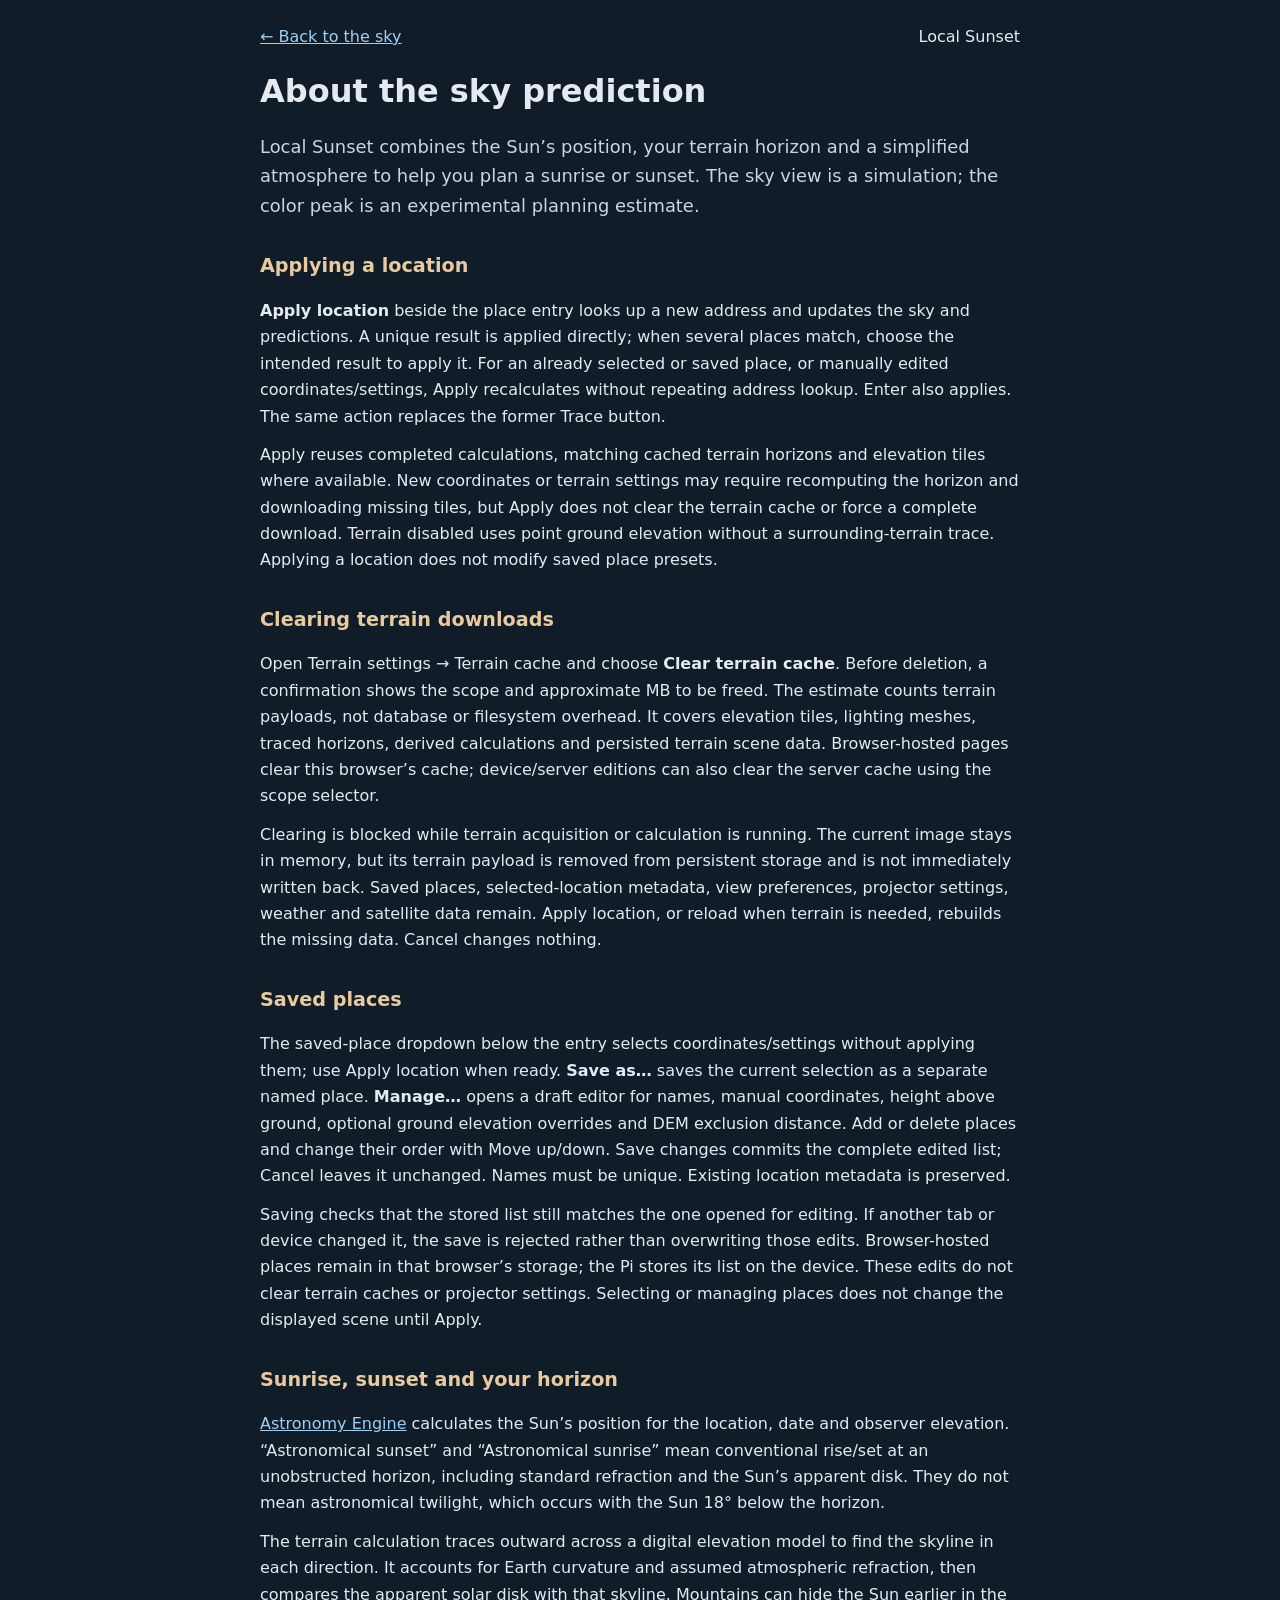
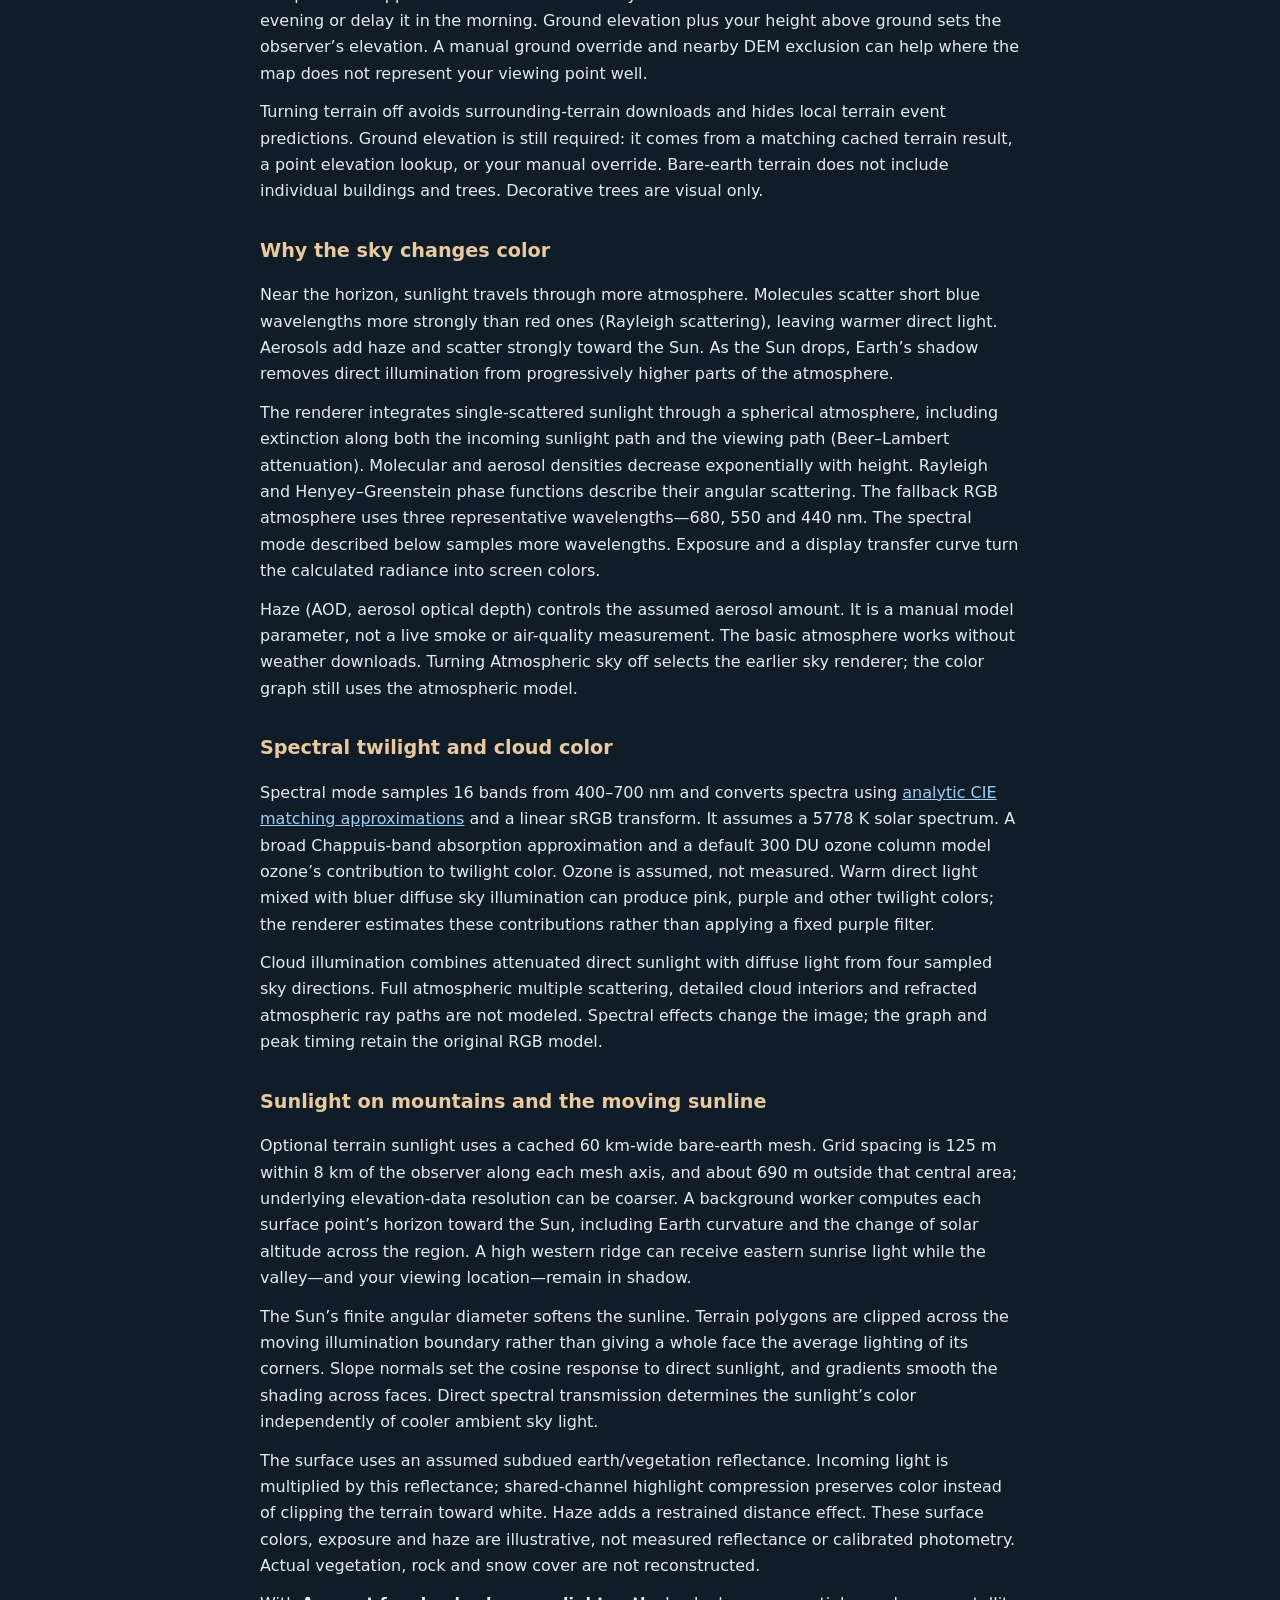
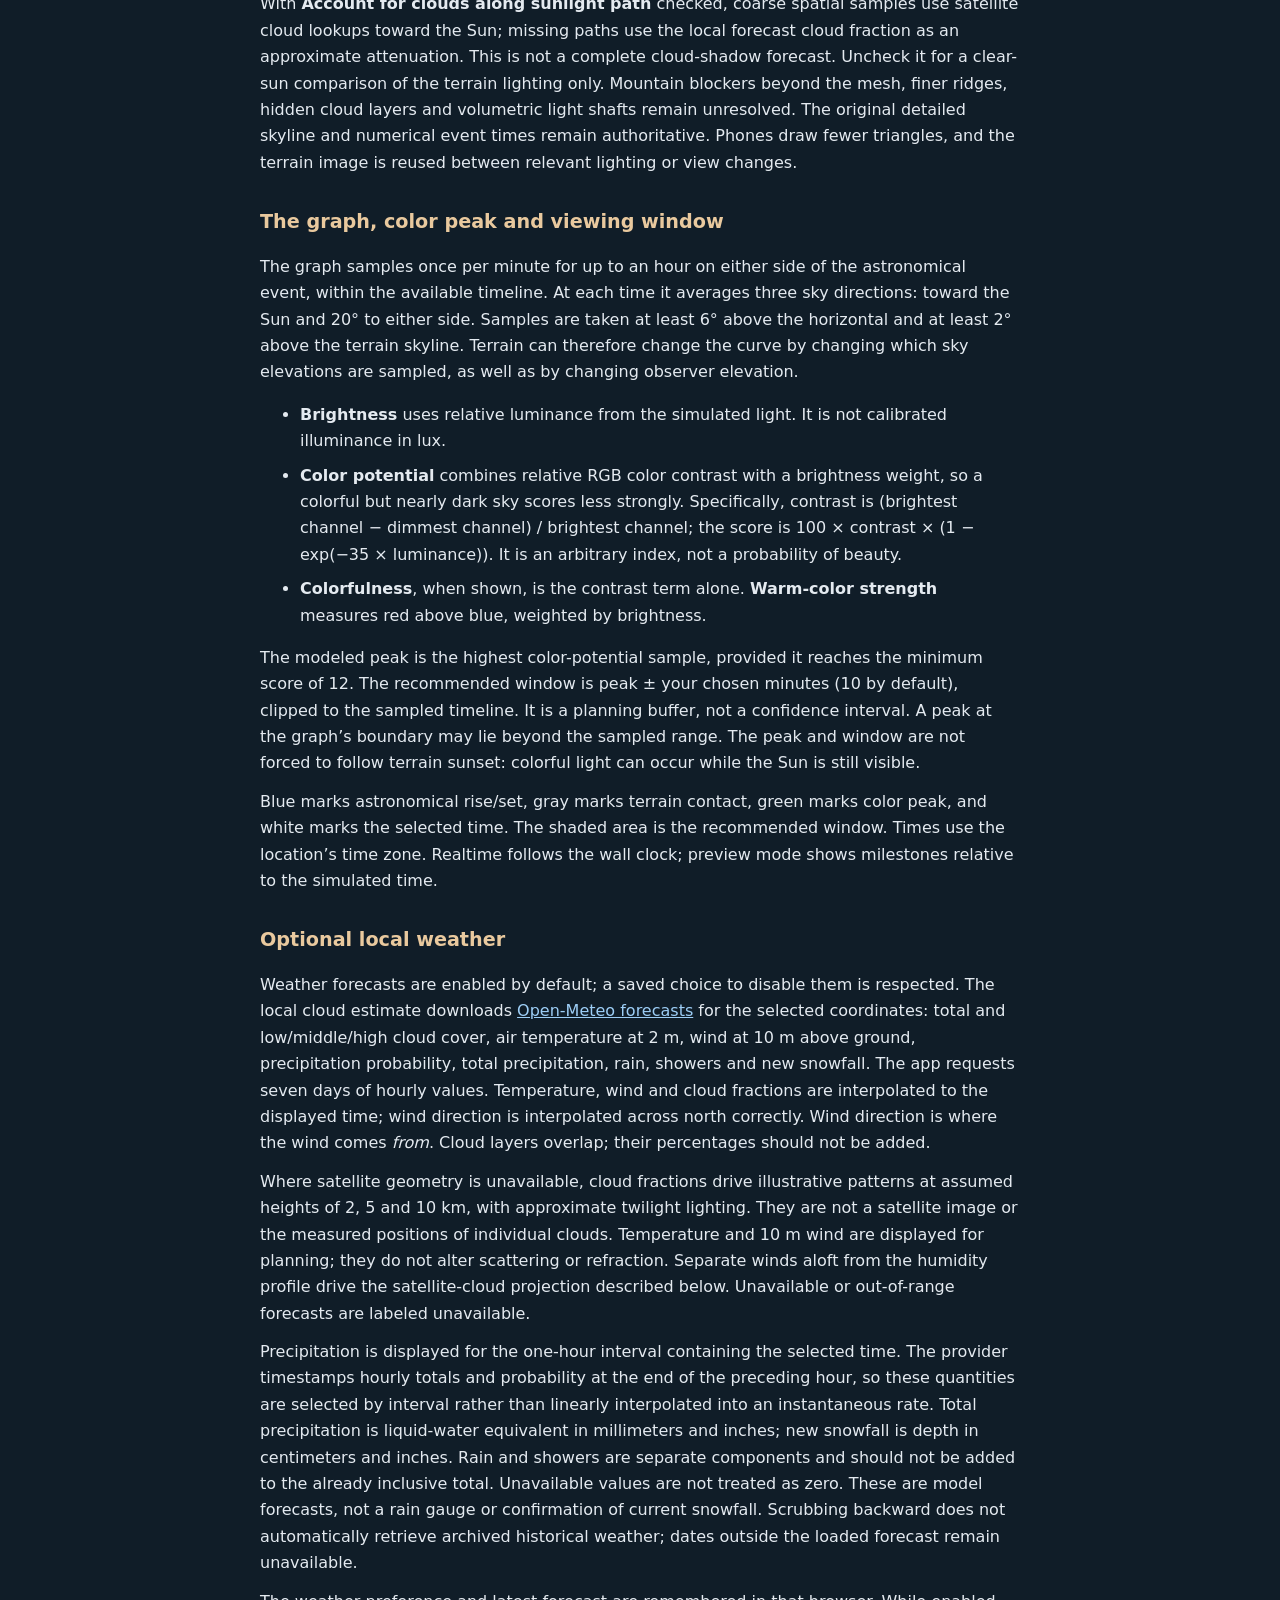
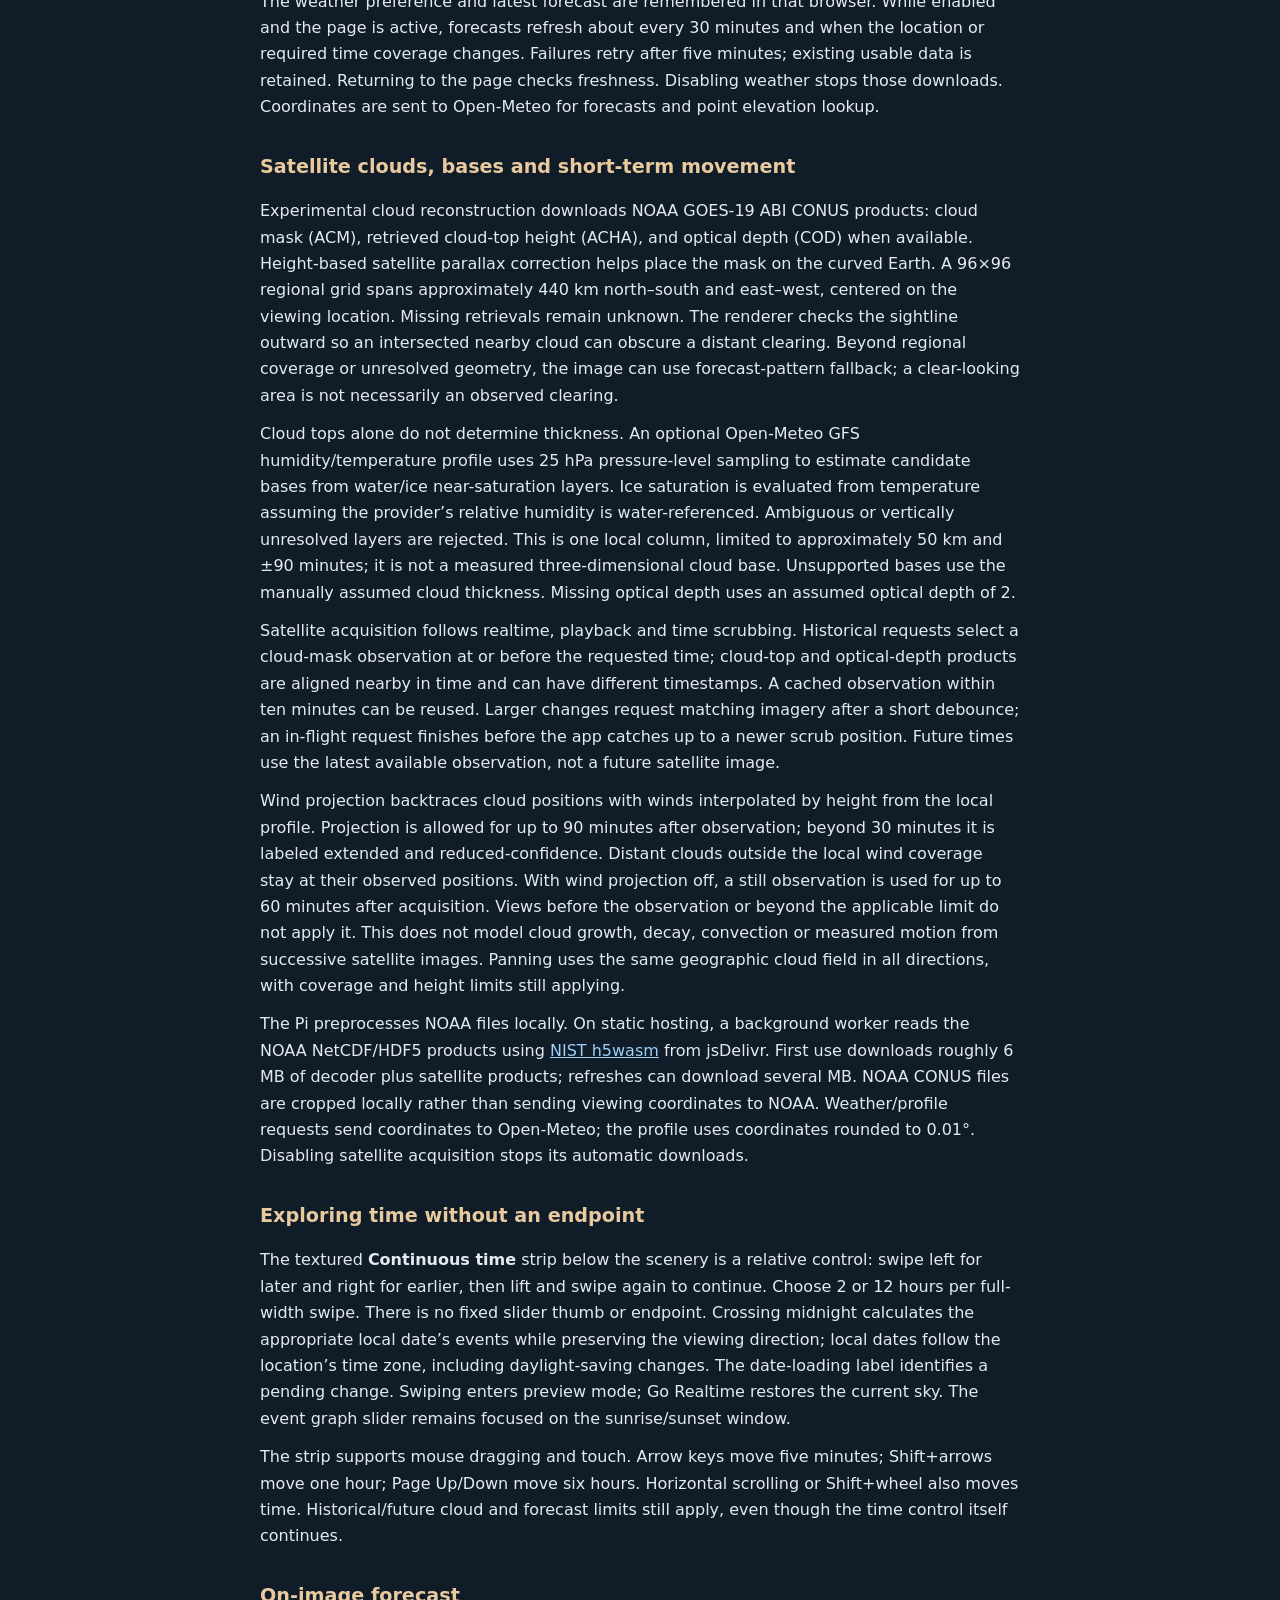
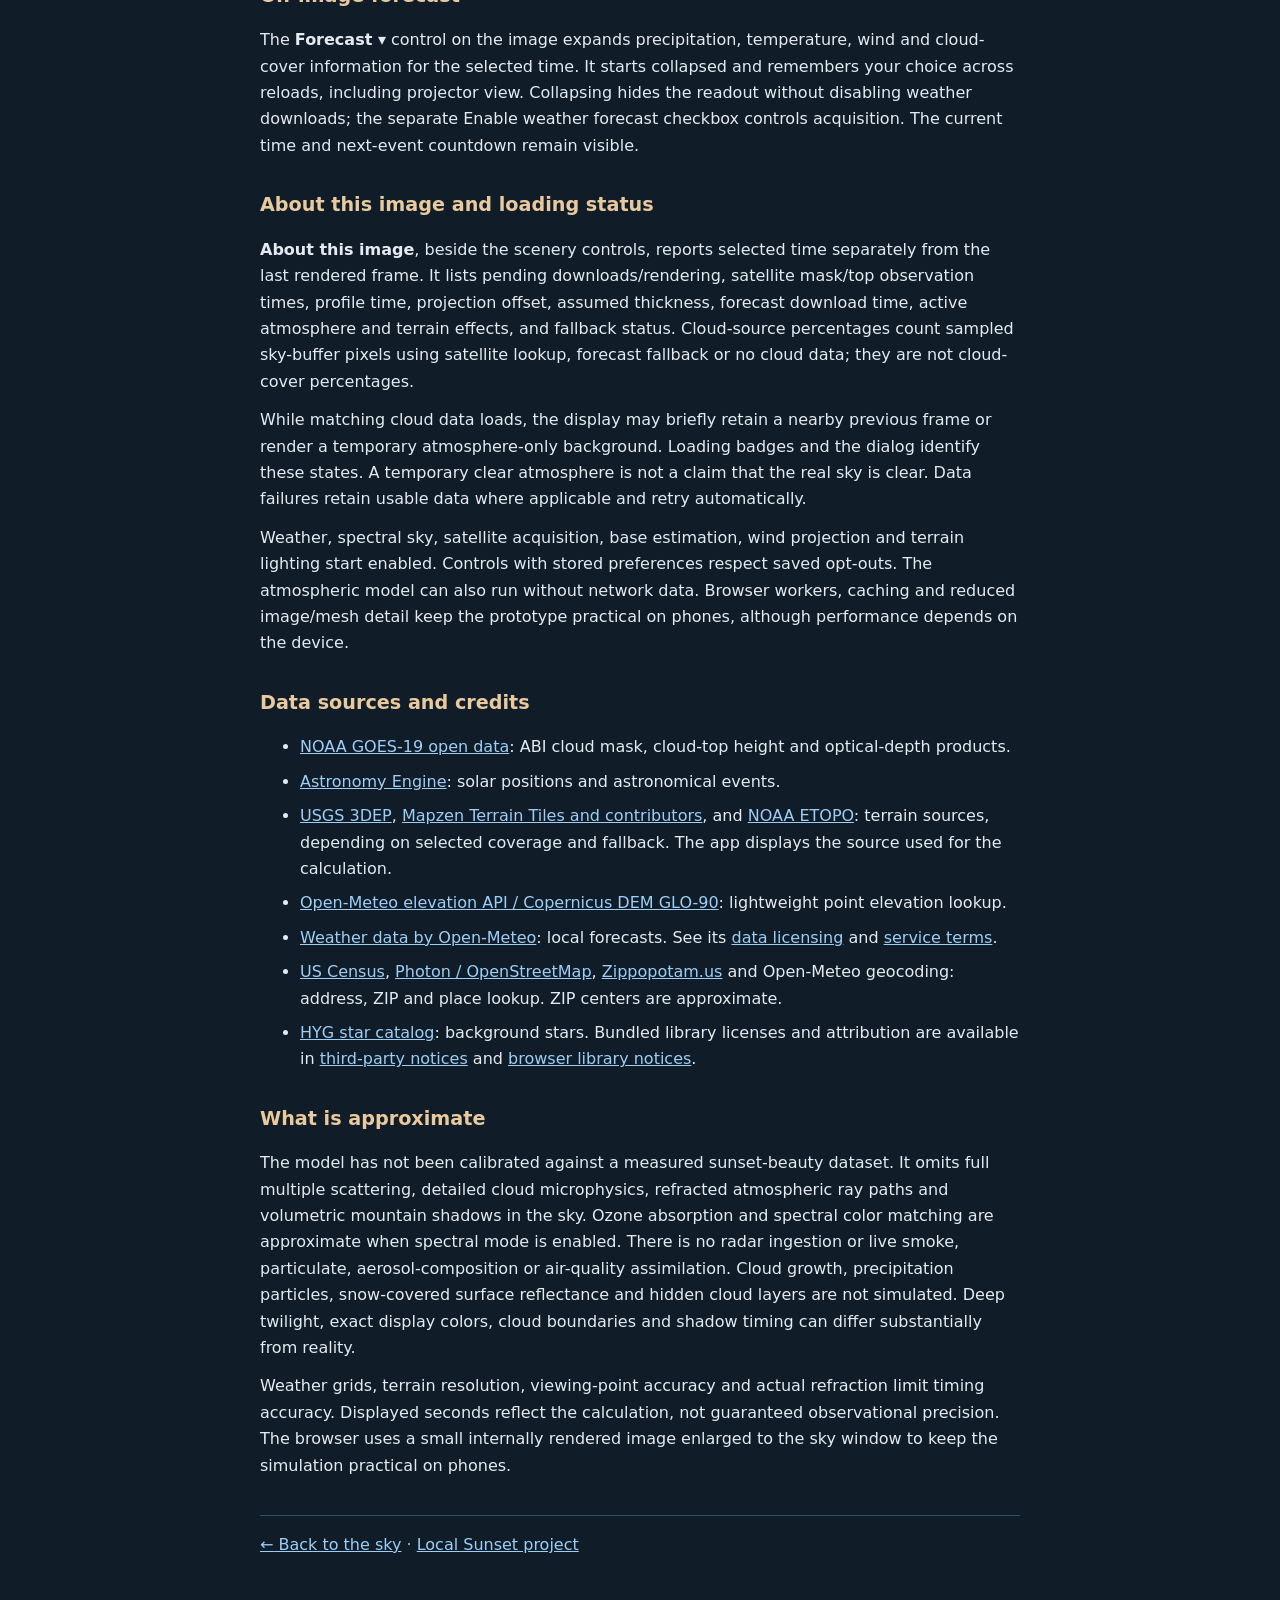
<file: prototypes/atmosphere/about.html>
<!doctype html>
<html lang="en"><head><meta charset="utf-8"><meta name="viewport" content="width=device-width,initial-scale=1"><title>About · Local Sunset</title>
<style>:root{color-scheme:dark}body{margin:0;background:#101d28;color:#e4eaf0;font:16px/1.65 system-ui,sans-serif}main{max-width:760px;margin:auto;padding:24px 22px 60px}a{color:#9dcef6}h1{line-height:1.2;font-size:2rem}h2{font-size:1.2rem;margin-top:30px;color:#e9c99e}p{margin:12px 0}.intro{font-size:1.12rem;color:#c7d6e2}nav{display:flex;justify-content:space-between;gap:20px}li{margin:8px 0}code{overflow-wrap:anywhere}footer{margin-top:36px;border-top:1px solid #37505f;padding-top:16px;color:#afc1ce}</style></head>
<body><main><nav><a href="./">← Back to the sky</a><span>Local Sunset</span></nav>
<h1>About the sky prediction</h1>
<p class="intro">Local Sunset combines the Sun’s position, your terrain horizon and a simplified atmosphere to help you plan a sunrise or sunset. The sky view is a simulation; the color peak is an experimental planning estimate.</p>
<h2>Applying a location</h2>
<p><strong>Apply location</strong> beside the place entry looks up a new address and updates the sky and predictions. A unique result is applied directly; when several places match, choose the intended result to apply it. For an already selected or saved place, or manually edited coordinates/settings, Apply recalculates without repeating address lookup. Enter also applies. The same action replaces the former Trace button.</p>
<p>Apply reuses completed calculations, matching cached terrain horizons and elevation tiles where available. New coordinates or terrain settings may require recomputing the horizon and downloading missing tiles, but Apply does not clear the terrain cache or force a complete download. Terrain disabled uses point ground elevation without a surrounding-terrain trace. Applying a location does not modify saved place presets.</p>
<h2>Clearing terrain downloads</h2>
<p>Open Terrain settings → Terrain cache and choose <strong>Clear terrain cache</strong>. Before deletion, a confirmation shows the scope and approximate MB to be freed. The estimate counts terrain payloads, not database or filesystem overhead. It covers elevation tiles, lighting meshes, traced horizons, derived calculations and persisted terrain scene data. Browser-hosted pages clear this browser’s cache; device/server editions can also clear the server cache using the scope selector.</p>
<p>Clearing is blocked while terrain acquisition or calculation is running. The current image stays in memory, but its terrain payload is removed from persistent storage and is not immediately written back. Saved places, selected-location metadata, view preferences, projector settings, weather and satellite data remain. Apply location, or reload when terrain is needed, rebuilds the missing data. Cancel changes nothing.</p>
<h2>Saved places</h2>
<p>The saved-place dropdown below the entry selects coordinates/settings without applying them; use Apply location when ready. <strong>Save as…</strong> saves the current selection as a separate named place. <strong>Manage…</strong> opens a draft editor for names, manual coordinates, height above ground, optional ground elevation overrides and DEM exclusion distance. Add or delete places and change their order with Move up/down. Save changes commits the complete edited list; Cancel leaves it unchanged. Names must be unique. Existing location metadata is preserved.</p>
<p>Saving checks that the stored list still matches the one opened for editing. If another tab or device changed it, the save is rejected rather than overwriting those edits. Browser-hosted places remain in that browser’s storage; the Pi stores its list on the device. These edits do not clear terrain caches or projector settings. Selecting or managing places does not change the displayed scene until Apply.</p>
<h2>Sunrise, sunset and your horizon</h2>
<p><a href="https://github.com/cosinekitty/astronomy">Astronomy Engine</a> calculates the Sun’s position for the location, date and observer elevation. “Astronomical sunset” and “Astronomical sunrise” mean conventional rise/set at an unobstructed horizon, including standard refraction and the Sun’s apparent disk. They do not mean astronomical twilight, which occurs with the Sun 18° below the horizon.</p>
<p>The terrain calculation traces outward across a digital elevation model to find the skyline in each direction. It accounts for Earth curvature and assumed atmospheric refraction, then compares the apparent solar disk with that skyline. Mountains can hide the Sun earlier in the evening or delay it in the morning. Ground elevation plus your height above ground sets the observer’s elevation. A manual ground override and nearby DEM exclusion can help where the map does not represent your viewing point well.</p>
<p>Turning terrain off avoids surrounding-terrain downloads and hides local terrain event predictions. Ground elevation is still required: it comes from a matching cached terrain result, a point elevation lookup, or your manual override. Bare-earth terrain does not include individual buildings and trees. Decorative trees are visual only.</p>
<h2>Why the sky changes color</h2>
<p>Near the horizon, sunlight travels through more atmosphere. Molecules scatter short blue wavelengths more strongly than red ones (Rayleigh scattering), leaving warmer direct light. Aerosols add haze and scatter strongly toward the Sun. As the Sun drops, Earth’s shadow removes direct illumination from progressively higher parts of the atmosphere.</p>
<p>The renderer integrates single-scattered sunlight through a spherical atmosphere, including extinction along both the incoming sunlight path and the viewing path (Beer–Lambert attenuation). Molecular and aerosol densities decrease exponentially with height. Rayleigh and Henyey–Greenstein phase functions describe their angular scattering. The fallback RGB atmosphere uses three representative wavelengths—680, 550 and 440 nm. The spectral mode described below samples more wavelengths. Exposure and a display transfer curve turn the calculated radiance into screen colors.</p>
<p>Haze (AOD, aerosol optical depth) controls the assumed aerosol amount. It is a manual model parameter, not a live smoke or air-quality measurement. The basic atmosphere works without weather downloads. Turning Atmospheric sky off selects the earlier sky renderer; the color graph still uses the atmospheric model.</p>
<h2>Spectral twilight and cloud color</h2>
<p>Spectral mode samples 16 bands from 400–700 nm and converts spectra using <a href="https://jcgt.org/published/0002/02/01/">analytic CIE matching approximations</a> and a linear sRGB transform. It assumes a 5778 K solar spectrum. A broad Chappuis-band absorption approximation and a default 300 DU ozone column model ozone’s contribution to twilight color. Ozone is assumed, not measured. Warm direct light mixed with bluer diffuse sky illumination can produce pink, purple and other twilight colors; the renderer estimates these contributions rather than applying a fixed purple filter.</p>
<p>Cloud illumination combines attenuated direct sunlight with diffuse light from four sampled sky directions. Full atmospheric multiple scattering, detailed cloud interiors and refracted atmospheric ray paths are not modeled. Spectral effects change the image; the graph and peak timing retain the original RGB model.</p>
<h2>Sunlight on mountains and the moving sunline</h2>
<p>Optional terrain sunlight uses a cached 60 km-wide bare-earth mesh. Grid spacing is 125 m within 8 km of the observer along each mesh axis, and about 690 m outside that central area; underlying elevation-data resolution can be coarser. A background worker computes each surface point’s horizon toward the Sun, including Earth curvature and the change of solar altitude across the region. A high western ridge can receive eastern sunrise light while the valley—and your viewing location—remain in shadow.</p>
<p>The Sun’s finite angular diameter softens the sunline. Terrain polygons are clipped across the moving illumination boundary rather than giving a whole face the average lighting of its corners. Slope normals set the cosine response to direct sunlight, and gradients smooth the shading across faces. Direct spectral transmission determines the sunlight’s color independently of cooler ambient sky light.</p>
<p>The surface uses an assumed subdued earth/vegetation reflectance. Incoming light is multiplied by this reflectance; shared-channel highlight compression preserves color instead of clipping the terrain toward white. Haze adds a restrained distance effect. These surface colors, exposure and haze are illustrative, not measured reflectance or calibrated photometry. Actual vegetation, rock and snow cover are not reconstructed.</p>
<p>With <strong>Account for clouds along sunlight path</strong> checked, coarse spatial samples use satellite cloud lookups toward the Sun; missing paths use the local forecast cloud fraction as an approximate attenuation. This is not a complete cloud-shadow forecast. Uncheck it for a clear-sun comparison of the terrain lighting only. Mountain blockers beyond the mesh, finer ridges, hidden cloud layers and volumetric light shafts remain unresolved. The original detailed skyline and numerical event times remain authoritative. Phones draw fewer triangles, and the terrain image is reused between relevant lighting or view changes.</p>
<h2>The graph, color peak and viewing window</h2>
<p>The graph samples once per minute for up to an hour on either side of the astronomical event, within the available timeline. At each time it averages three sky directions: toward the Sun and 20° to either side. Samples are taken at least 6° above the horizontal and at least 2° above the terrain skyline. Terrain can therefore change the curve by changing which sky elevations are sampled, as well as by changing observer elevation.</p>
<ul><li><strong>Brightness</strong> uses relative luminance from the simulated light. It is not calibrated illuminance in lux.</li><li><strong>Color potential</strong> combines relative RGB color contrast with a brightness weight, so a colorful but nearly dark sky scores less strongly. Specifically, contrast is (brightest channel − dimmest channel) / brightest channel; the score is 100 × contrast × (1 − exp(−35 × luminance)). It is an arbitrary index, not a probability of beauty.</li><li><strong>Colorfulness</strong>, when shown, is the contrast term alone. <strong>Warm-color strength</strong> measures red above blue, weighted by brightness.</li></ul>
<p>The modeled peak is the highest color-potential sample, provided it reaches the minimum score of 12. The recommended window is peak ± your chosen minutes (10 by default), clipped to the sampled timeline. It is a planning buffer, not a confidence interval. A peak at the graph’s boundary may lie beyond the sampled range. The peak and window are not forced to follow terrain sunset: colorful light can occur while the Sun is still visible.</p>
<p>Blue marks astronomical rise/set, gray marks terrain contact, green marks color peak, and white marks the selected time. The shaded area is the recommended window. Times use the location’s time zone. Realtime follows the wall clock; preview mode shows milestones relative to the simulated time.</p>
<h2>Optional local weather</h2>
<p>Weather forecasts are enabled by default; a saved choice to disable them is respected. The local cloud estimate downloads <a href="https://open-meteo.com/en/docs">Open-Meteo forecasts</a> for the selected coordinates: total and low/middle/high cloud cover, air temperature at 2 m, wind at 10 m above ground, precipitation probability, total precipitation, rain, showers and new snowfall. The app requests seven days of hourly values. Temperature, wind and cloud fractions are interpolated to the displayed time; wind direction is interpolated across north correctly. Wind direction is where the wind comes <em>from</em>. Cloud layers overlap; their percentages should not be added.</p>
<p>Where satellite geometry is unavailable, cloud fractions drive illustrative patterns at assumed heights of 2, 5 and 10 km, with approximate twilight lighting. They are not a satellite image or the measured positions of individual clouds. Temperature and 10 m wind are displayed for planning; they do not alter scattering or refraction. Separate winds aloft from the humidity profile drive the satellite-cloud projection described below. Unavailable or out-of-range forecasts are labeled unavailable.</p>
<p>Precipitation is displayed for the one-hour interval containing the selected time. The provider timestamps hourly totals and probability at the end of the preceding hour, so these quantities are selected by interval rather than linearly interpolated into an instantaneous rate. Total precipitation is liquid-water equivalent in millimeters and inches; new snowfall is depth in centimeters and inches. Rain and showers are separate components and should not be added to the already inclusive total. Unavailable values are not treated as zero. These are model forecasts, not a rain gauge or confirmation of current snowfall. Scrubbing backward does not automatically retrieve archived historical weather; dates outside the loaded forecast remain unavailable.</p>
<p>The weather preference and latest forecast are remembered in that browser. While enabled and the page is active, forecasts refresh about every 30 minutes and when the location or required time coverage changes. Failures retry after five minutes; existing usable data is retained. Returning to the page checks freshness. Disabling weather stops those downloads. Coordinates are sent to Open-Meteo for forecasts and point elevation lookup.</p>
<h2>Satellite clouds, bases and short-term movement</h2>
<p>Experimental cloud reconstruction downloads NOAA GOES-19 ABI CONUS products: cloud mask (ACM), retrieved cloud-top height (ACHA), and optical depth (COD) when available. Height-based satellite parallax correction helps place the mask on the curved Earth. A 96×96 regional grid spans approximately 440 km north–south and east–west, centered on the viewing location. Missing retrievals remain unknown. The renderer checks the sightline outward so an intersected nearby cloud can obscure a distant clearing. Beyond regional coverage or unresolved geometry, the image can use forecast-pattern fallback; a clear-looking area is not necessarily an observed clearing.</p>
<p>Cloud tops alone do not determine thickness. An optional Open-Meteo GFS humidity/temperature profile uses 25 hPa pressure-level sampling to estimate candidate bases from water/ice near-saturation layers. Ice saturation is evaluated from temperature assuming the provider’s relative humidity is water-referenced. Ambiguous or vertically unresolved layers are rejected. This is one local column, limited to approximately 50 km and ±90 minutes; it is not a measured three-dimensional cloud base. Unsupported bases use the manually assumed cloud thickness. Missing optical depth uses an assumed optical depth of 2.</p>
<p>Satellite acquisition follows realtime, playback and time scrubbing. Historical requests select a cloud-mask observation at or before the requested time; cloud-top and optical-depth products are aligned nearby in time and can have different timestamps. A cached observation within ten minutes can be reused. Larger changes request matching imagery after a short debounce; an in-flight request finishes before the app catches up to a newer scrub position. Future times use the latest available observation, not a future satellite image.</p>
<p>Wind projection backtraces cloud positions with winds interpolated by height from the local profile. Projection is allowed for up to 90 minutes after observation; beyond 30 minutes it is labeled extended and reduced-confidence. Distant clouds outside the local wind coverage stay at their observed positions. With wind projection off, a still observation is used for up to 60 minutes after acquisition. Views before the observation or beyond the applicable limit do not apply it. This does not model cloud growth, decay, convection or measured motion from successive satellite images. Panning uses the same geographic cloud field in all directions, with coverage and height limits still applying.</p>
<p>The Pi preprocesses NOAA files locally. On static hosting, a background worker reads the NOAA NetCDF/HDF5 products using <a href="https://github.com/usnistgov/h5wasm">NIST h5wasm</a> from jsDelivr. First use downloads roughly 6 MB of decoder plus satellite products; refreshes can download several MB. NOAA CONUS files are cropped locally rather than sending viewing coordinates to NOAA. Weather/profile requests send coordinates to Open-Meteo; the profile uses coordinates rounded to 0.01°. Disabling satellite acquisition stops its automatic downloads.</p>
<h2>Exploring time without an endpoint</h2>
<p>The textured <strong>Continuous time</strong> strip below the scenery is a relative control: swipe left for later and right for earlier, then lift and swipe again to continue. Choose 2 or 12 hours per full-width swipe. There is no fixed slider thumb or endpoint. Crossing midnight calculates the appropriate local date’s events while preserving the viewing direction; local dates follow the location’s time zone, including daylight-saving changes. The date-loading label identifies a pending change. Swiping enters preview mode; Go Realtime restores the current sky. The event graph slider remains focused on the sunrise/sunset window.</p>
<p>The strip supports mouse dragging and touch. Arrow keys move five minutes; Shift+arrows move one hour; Page Up/Down move six hours. Horizontal scrolling or Shift+wheel also moves time. Historical/future cloud and forecast limits still apply, even though the time control itself continues.</p>
<h2>On-image forecast</h2>
<p>The <strong>Forecast ▾</strong> control on the image expands precipitation, temperature, wind and cloud-cover information for the selected time. It starts collapsed and remembers your choice across reloads, including projector view. Collapsing hides the readout without disabling weather downloads; the separate Enable weather forecast checkbox controls acquisition. The current time and next-event countdown remain visible.</p>
<h2>About this image and loading status</h2>
<p><strong>About this image</strong>, beside the scenery controls, reports selected time separately from the last rendered frame. It lists pending downloads/rendering, satellite mask/top observation times, profile time, projection offset, assumed thickness, forecast download time, active atmosphere and terrain effects, and fallback status. Cloud-source percentages count sampled sky-buffer pixels using satellite lookup, forecast fallback or no cloud data; they are not cloud-cover percentages.</p>
<p>While matching cloud data loads, the display may briefly retain a nearby previous frame or render a temporary atmosphere-only background. Loading badges and the dialog identify these states. A temporary clear atmosphere is not a claim that the real sky is clear. Data failures retain usable data where applicable and retry automatically.</p>
<p>Weather, spectral sky, satellite acquisition, base estimation, wind projection and terrain lighting start enabled. Controls with stored preferences respect saved opt-outs. The atmospheric model can also run without network data. Browser workers, caching and reduced image/mesh detail keep the prototype practical on phones, although performance depends on the device.</p>
<h2>Data sources and credits</h2>
<ul><li><a href="https://noaa-goes19.s3.amazonaws.com/">NOAA GOES-19 open data</a>: ABI cloud mask, cloud-top height and optical-depth products.</li><li><a href="https://github.com/cosinekitty/astronomy">Astronomy Engine</a>: solar positions and astronomical events.</li><li><a href="https://www.usgs.gov/3d-elevation-program">USGS 3DEP</a>, <a href="https://registry.opendata.aws/terrain-tiles/">Mapzen Terrain Tiles and contributors</a>, and <a href="https://www.ncei.noaa.gov/products/etopo-global-relief-model">NOAA ETOPO</a>: terrain sources, depending on selected coverage and fallback. The app displays the source used for the calculation.</li><li><a href="https://open-meteo.com/en/docs/elevation-api">Open-Meteo elevation API / Copernicus DEM GLO-90</a>: lightweight point elevation lookup.</li><li><a href="https://open-meteo.com/">Weather data by Open-Meteo</a>: local forecasts. See its <a href="https://open-meteo.com/en/licence">data licensing</a> and <a href="https://open-meteo.com/en/terms">service terms</a>.</li><li><a href="https://geocoding.geo.census.gov/">US Census</a>, <a href="https://photon.komoot.io/">Photon / OpenStreetMap</a>, <a href="https://www.zippopotam.us/">Zippopotam.us</a> and Open-Meteo geocoding: address, ZIP and place lookup. ZIP centers are approximate.</li><li><a href="https://github.com/astronexus/HYG-Database">HYG star catalog</a>: background stars. Bundled library licenses and attribution are available in <a href="THIRD-PARTY.md">third-party notices</a> and <a href="BROWSER-THIRD-PARTY.md">browser library notices</a>.</li></ul>
<h2>What is approximate</h2>
<p>The model has not been calibrated against a measured sunset-beauty dataset. It omits full multiple scattering, detailed cloud microphysics, refracted atmospheric ray paths and volumetric mountain shadows in the sky. Ozone absorption and spectral color matching are approximate when spectral mode is enabled. There is no radar ingestion or live smoke, particulate, aerosol-composition or air-quality assimilation. Cloud growth, precipitation particles, snow-covered surface reflectance and hidden cloud layers are not simulated. Deep twilight, exact display colors, cloud boundaries and shadow timing can differ substantially from reality.</p>
<p>Weather grids, terrain resolution, viewing-point accuracy and actual refraction limit timing accuracy. Displayed seconds reflect the calculation, not guaranteed observational precision. The browser uses a small internally rendered image enlarged to the sky window to keep the simulation practical on phones.</p>
<footer><a href="./">← Back to the sky</a> · <a href="https://github.com/jon0x0/LocalSunset">Local Sunset project</a></footer>
</main></body></html>
</file>
